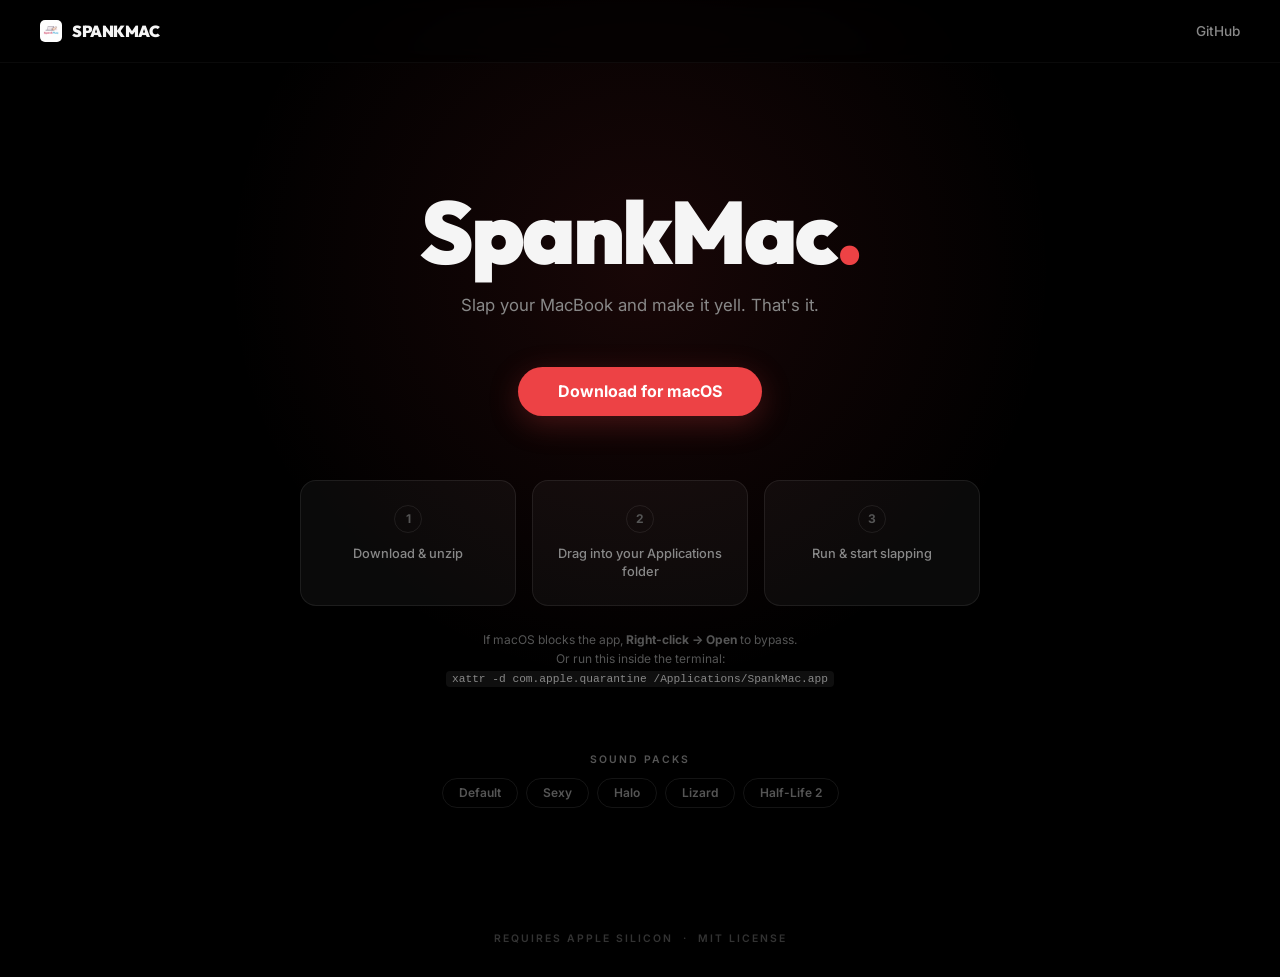
<file: docs/index.html>
<!DOCTYPE html>
<html lang="en">

<head>
    <meta charset="UTF-8">
    <meta name="viewport" content="width=device-width, initial-scale=1.0">
    <title>SpankMac — Make your MacBook yell</title>
    <meta name="description"
        content="A physical interaction utility for Apple Silicon MacBooks. Detect slaps using the internal accelerometer and play custom audio responses.">
    <meta name="theme-color" content="#000000">
    <link rel="preconnect" href="https://fonts.googleapis.com">
    <link rel="preconnect" href="https://fonts.gstatic.com" crossorigin>
    <link
        href="https://fonts.googleapis.com/css2?family=Inter:wght@400;500;600;700&family=Outfit:wght@700;900&display=swap"
        rel="stylesheet">
    <style>
        :root {
            --bg: #000;
            --accent: #ed4245;
            --text: #f5f5f5;
            --muted: #888;
            --dim: #555;
            --card-bg: rgba(255, 255, 255, 0.04);
            --card-border: rgba(255, 255, 255, 0.08);
        }

        * {
            margin: 0;
            padding: 0;
            box-sizing: border-box;
        }

        html {
            scroll-behavior: smooth;
        }

        body {
            background: var(--bg);
            color: var(--text);
            font-family: 'Inter', -apple-system, BlinkMacSystemFont, sans-serif;
            min-height: 100vh;
            overflow-x: hidden;
        }

        /* ── Ambient glow ── */
        .glow {
            position: fixed;
            top: 30%;
            left: 50%;
            transform: translate(-50%, -50%);
            width: 900px;
            height: 900px;
            background: radial-gradient(circle, rgba(237, 66, 69, 0.10) 0%, transparent 65%);
            z-index: 0;
            pointer-events: none;
        }

        /* ── Nav ── */
        .nav {
            position: fixed;
            top: 0;
            left: 0;
            right: 0;
            display: flex;
            justify-content: space-between;
            align-items: center;
            padding: 1.25rem 2.5rem;
            z-index: 100;
            backdrop-filter: blur(12px);
            background: rgba(0, 0, 0, 0.5);
            border-bottom: 1px solid rgba(255, 255, 255, 0.04);
        }

        .logo-wrap {
            display: flex;
            align-items: center;
            gap: 10px;
            text-decoration: none;
            color: var(--text);
        }

        .logo-img {
            width: 22px;
            height: 22px;
            border-radius: 5px;
        }

        .logo-text {
            font-family: 'Outfit', sans-serif;
            font-weight: 900;
            font-size: 1rem;
            letter-spacing: -0.5px;
        }

        .github {
            color: var(--muted);
            text-decoration: none;
            font-size: 0.85rem;
            font-weight: 500;
            transition: color 0.2s;
        }

        .github:hover {
            color: var(--text);
        }

        /* ── Hero ── */
        .hero {
            position: relative;
            z-index: 1;
            display: flex;
            flex-direction: column;
            align-items: center;
            text-align: center;
            padding: 10rem 2rem 4rem;
            min-height: 100vh;
            justify-content: center;
        }

        h1 {
            font-family: 'Outfit', sans-serif;
            font-size: clamp(3rem, 10vw, 5.5rem);
            line-height: 1;
            letter-spacing: -3px;
            font-weight: 900;
            user-select: none;
            margin-bottom: 1rem;
        }

        h1 span {
            color: var(--accent);
        }

        .subtitle {
            font-size: 1.05rem;
            color: var(--muted);
            max-width: 400px;
            margin-bottom: 3rem;
            line-height: 1.6;
            font-weight: 400;
        }

        .download-btn {
            background: var(--accent);
            color: #fff;
            padding: 0.9rem 2.5rem;
            border-radius: 100px;
            text-decoration: none;
            font-weight: 700;
            font-size: 1rem;
            transition: all 0.3s cubic-bezier(0.4, 0, 0.2, 1);
            box-shadow: 0 8px 30px rgba(237, 66, 69, 0.25);
            display: inline-block;
            margin-bottom: 4rem;
        }

        .download-btn:hover {
            transform: translateY(-3px) scale(1.03);
            box-shadow: 0 12px 40px rgba(237, 66, 69, 0.35);
            filter: brightness(1.1);
        }

        /* ── Steps ── */
        .steps {
            display: grid;
            grid-template-columns: repeat(3, 1fr);
            gap: 1rem;
            width: 100%;
            max-width: 680px;
            margin-bottom: 1.5rem;
        }

        .step {
            background: var(--card-bg);
            border: 1px solid var(--card-border);
            border-radius: 16px;
            padding: 1.5rem 1.25rem;
            display: flex;
            flex-direction: column;
            align-items: center;
            gap: 0.75rem;
            transition: border-color 0.3s, transform 0.3s;
        }

        .step:hover {
            border-color: rgba(237, 66, 69, 0.3);
            transform: translateY(-4px);
        }

        .step-num {
            width: 28px;
            height: 28px;
            border-radius: 50%;
            border: 1.5px solid var(--card-border);
            display: flex;
            align-items: center;
            justify-content: center;
            font-size: 0.75rem;
            font-weight: 700;
            color: var(--dim);
        }

        .step-text {
            font-size: 0.8rem;
            font-weight: 500;
            color: var(--muted);
            line-height: 1.4;
            text-align: center;
        }

        /* ── Workaround note ── */
        .workaround {
            font-size: 0.75rem;
            color: var(--dim);
            max-width: 520px;
            line-height: 1.6;
            margin-bottom: 4rem;
            text-align: center;
        }

        .workaround code {
            background: rgba(255, 255, 255, 0.06);
            color: var(--muted);
            padding: 0.15rem 0.4rem;
            border-radius: 4px;
            font-family: 'SF Mono', 'Courier New', monospace;
            font-size: 0.7rem;
        }

        /* ── Packs ── */
        .packs-label {
            font-size: 0.65rem;
            text-transform: uppercase;
            letter-spacing: 2px;
            color: var(--dim);
            font-weight: 600;
            margin-bottom: 0.75rem;
        }

        .packs {
            display: flex;
            gap: 0.5rem;
            flex-wrap: wrap;
            justify-content: center;
            max-width: 500px;
        }

        .pack {
            padding: 0.4rem 1rem;
            border-radius: 100px;
            border: 1px solid var(--card-border);
            color: var(--dim);
            font-size: 0.75rem;
            font-weight: 600;
            transition: all 0.25s;
            cursor: default;
        }

        .pack:hover {
            border-color: var(--accent);
            color: var(--text);
            background: rgba(237, 66, 69, 0.06);
        }

        /* ── Footer ── */
        .footer {
            position: relative;
            z-index: 1;
            text-align: center;
            padding: 2rem;
            font-size: 0.65rem;
            color: #333;
            text-transform: uppercase;
            letter-spacing: 2px;
            font-weight: 600;
        }

        .footer a {
            color: inherit;
            text-decoration: none;
            transition: color 0.2s;
        }

        .footer a:hover {
            color: var(--muted);
        }

        /* ── Mobile ── */
        @media (max-width: 700px) {
            .nav {
                padding: 1rem 1.5rem;
            }

            .hero {
                padding: 8rem 1.5rem 3rem;
            }

            h1 {
                font-size: 3.5rem;
                letter-spacing: -2px;
            }

            .steps {
                grid-template-columns: 1fr;
                max-width: 300px;
            }

            .step {
                flex-direction: row;
                padding: 1rem;
                gap: 1rem;
            }

            .step-text {
                text-align: left;
            }

            .glow {
                width: 500px;
                height: 500px;
            }
        }
    </style>
</head>

<body>
    <div class="glow" aria-hidden="true"></div>

    <nav class="nav">
        <a href="#" class="logo-wrap">
            <img src="logo.png" alt="" class="logo-img" onerror="this.style.display='none'">
            <span class="logo-text">SPANKMAC</span>
        </a>
        <a href="https://github.com/spodermangg/spankmac" class="github">GitHub</a>
    </nav>

    <main class="hero">
        <h1>SpankMac<span>.</span></h1>
        <p class="subtitle">Slap your MacBook and make it yell. That's it.</p>

        <a href="https://github.com/spodermangg/spankmac/releases/latest" class="download-btn">Download for macOS</a>

        <div class="steps">
            <div class="step">
                <div class="step-num">1</div>
                <span class="step-text">Download &amp; unzip</span>
            </div>
            <div class="step">
                <div class="step-num">2</div>
                <span class="step-text">Drag into your Applications folder</span>
            </div>
            <div class="step">
                <div class="step-num">3</div>
                <span class="step-text">Run &amp; start slapping</span>
            </div>
        </div>

        <p class="workaround">
            If macOS blocks the app, <strong>Right-click → Open</strong> to bypass.<br>
            Or run this inside the terminal: <br>
            <code>xattr -d com.apple.quarantine /Applications/SpankMac.app</code>
        </p>

        <div class="packs-label">Sound Packs</div>
        <div class="packs">
            <div class="pack">Default</div>
            <div class="pack">Sexy</div>
            <div class="pack">Halo</div>
            <div class="pack">Lizard</div>
            <div class="pack">Half-Life 2</div>
        </div>
    </main>

    <footer class="footer">
        Requires Apple Silicon &nbsp;·&nbsp; <a href="https://github.com/spodermangg/spankmac/blob/main/LICENSE">MIT
            License</a>
    </footer>
</body>

</html>
</file>
